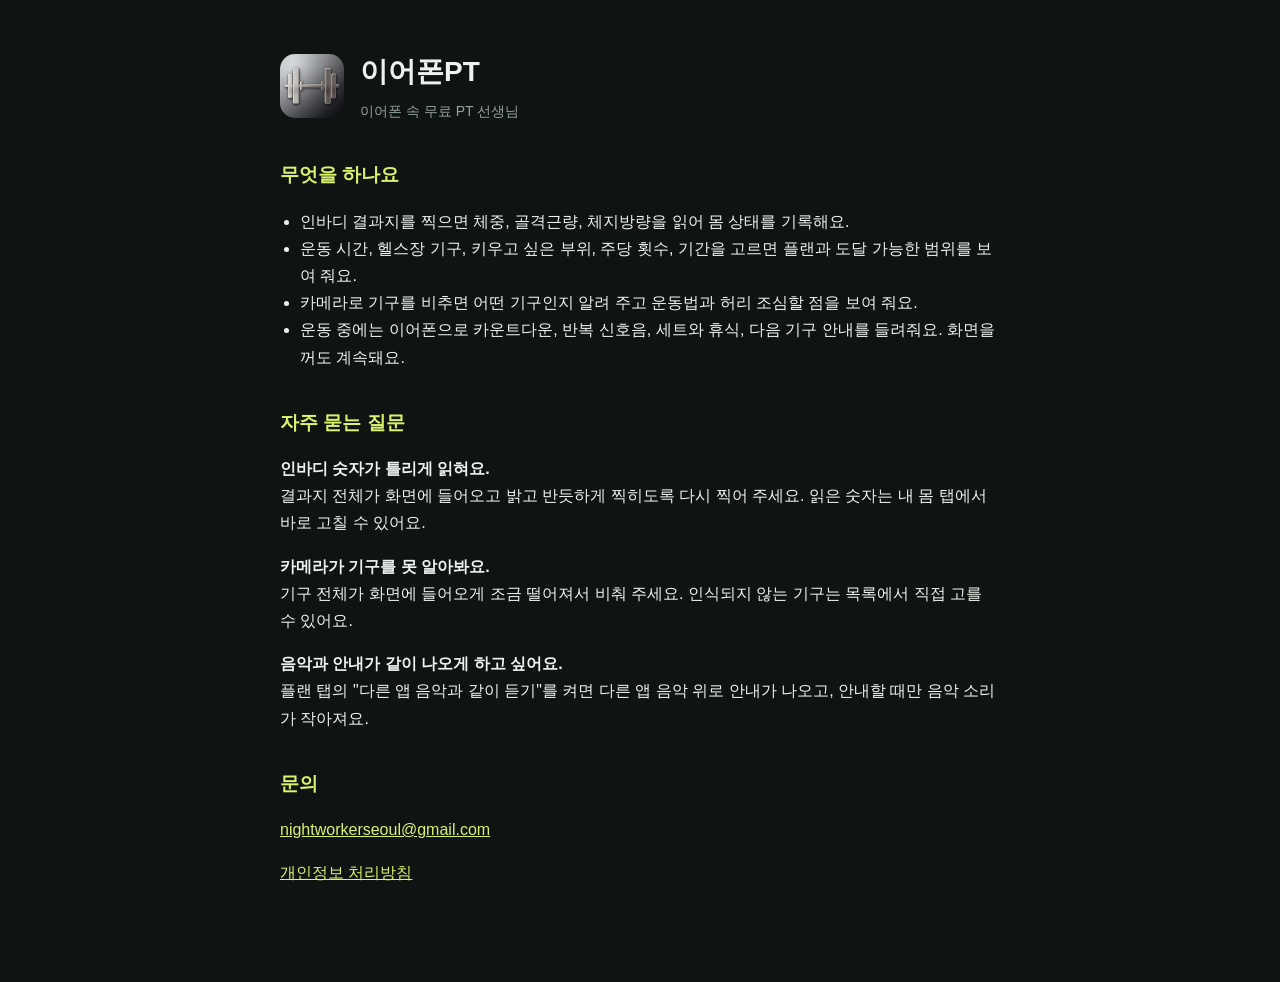
<file: tempo-coach/index.html>
<!doctype html><html lang="ko"><head><meta charset="utf-8"><meta name="viewport" content="width=device-width,initial-scale=1">
<title>이어폰PT 지원</title><link rel="stylesheet" href="style.css"></head><body><main>
<header><img src="icon.png" alt=""><div><h1>이어폰PT</h1><div class="muted">이어폰 속 무료 PT 선생님</div></div></header>

<h2>무엇을 하나요</h2>
<ul>
<li>인바디 결과지를 찍으면 체중, 골격근량, 체지방량을 읽어 몸 상태를 기록해요.</li>
<li>운동 시간, 헬스장 기구, 키우고 싶은 부위, 주당 횟수, 기간을 고르면 플랜과 도달 가능한 범위를 보여 줘요.</li>
<li>카메라로 기구를 비추면 어떤 기구인지 알려 주고 운동법과 허리 조심할 점을 보여 줘요.</li>
<li>운동 중에는 이어폰으로 카운트다운, 반복 신호음, 세트와 휴식, 다음 기구 안내를 들려줘요. 화면을 꺼도 계속돼요.</li>
</ul>

<h2>자주 묻는 질문</h2>
<p><b>인바디 숫자가 틀리게 읽혀요.</b><br>결과지 전체가 화면에 들어오고 밝고 반듯하게 찍히도록 다시 찍어 주세요. 읽은 숫자는 내 몸 탭에서 바로 고칠 수 있어요.</p>
<p><b>카메라가 기구를 못 알아봐요.</b><br>기구 전체가 화면에 들어오게 조금 떨어져서 비춰 주세요. 인식되지 않는 기구는 목록에서 직접 고를 수 있어요.</p>
<p><b>음악과 안내가 같이 나오게 하고 싶어요.</b><br>플랜 탭의 "다른 앱 음악과 같이 듣기"를 켜면 다른 앱 음악 위로 안내가 나오고, 안내할 때만 음악 소리가 작아져요.</p>

<h2>문의</h2>
<p><a href="mailto:nightworkerseoul@gmail.com">nightworkerseoul@gmail.com</a></p>
<p><a href="privacy.html">개인정보 처리방침</a></p>
</main></body></html>
</file>
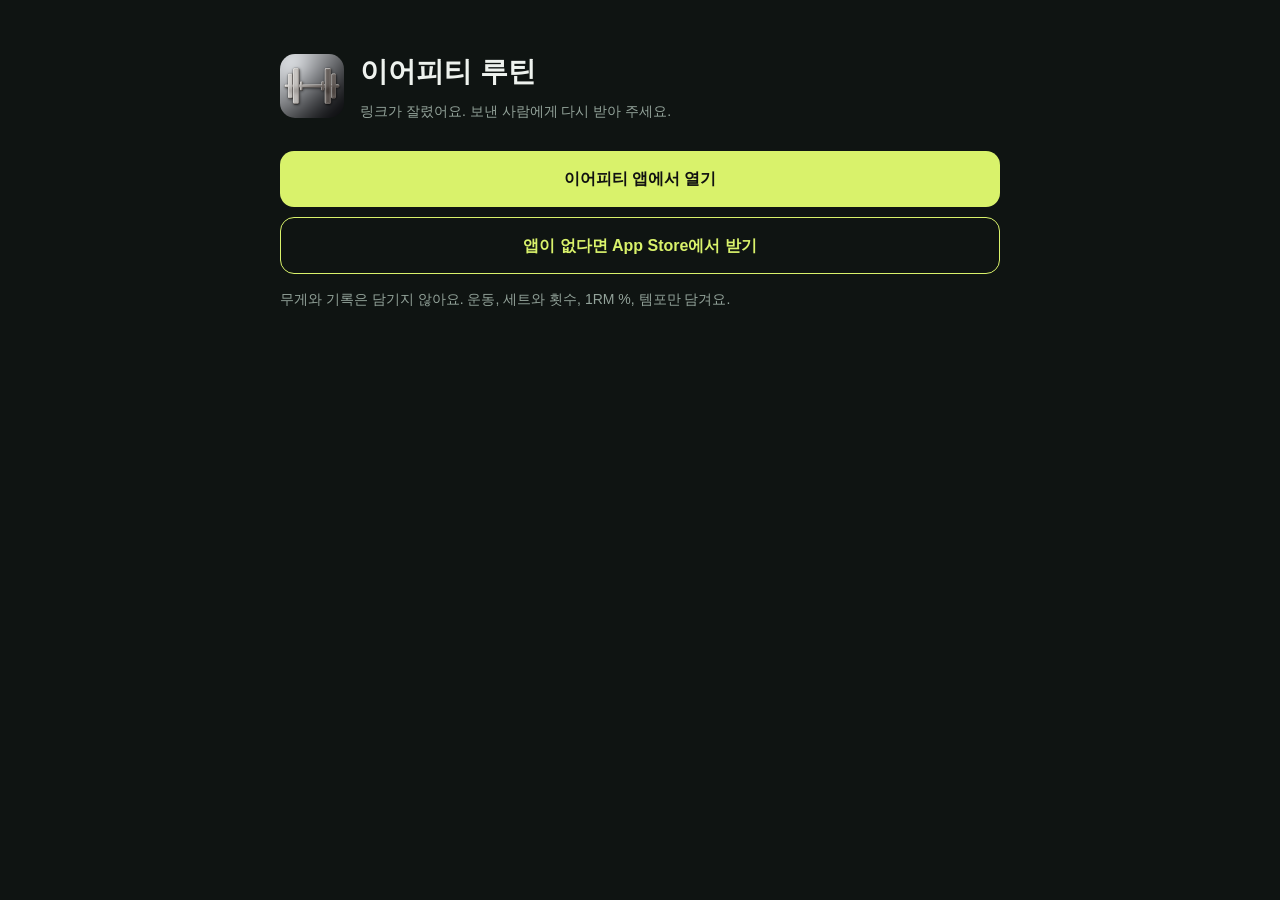
<file: tempo-coach/r/index.html>
<!doctype html><html lang="ko"><head><meta charset="utf-8"><meta name="viewport" content="width=device-width,initial-scale=1">
<title>이어피티 루틴</title><meta property="og:title" content="이어피티 루틴을 받았어요"><meta property="og:description" content="눌러서 이어피티 앱으로 가져가세요.">
<meta property="og:image" content="https://nightworker-seoul.github.io/tempo-coach/icon.png">
<link rel="stylesheet" href="../style.css">
<style>.day{margin:18px 0}.day h3{margin:0 0 6px}.ex{display:flex;justify-content:space-between;padding:3px 0}.btn{display:block;text-align:center;padding:14px;border-radius:14px;margin:10px 0;text-decoration:none;font-weight:700}.primary{background:#d9f26b;color:#111}.ghost{border:1px solid currentColor}</style>
</head><body><main>
<header><img src="../icon.png" alt=""><div><h1 id="name">이어피티 루틴</h1><div class="muted" id="sub">이어폰으로 듣는 헬스 루틴</div></div></header>
<a class="btn primary" id="open" href="#">이어피티 앱에서 열기</a>
<a class="btn ghost" href="https://apps.apple.com/kr/app/id6829674327">앱이 없다면 App Store에서 받기</a>
<div id="days"></div>
<p class="muted">무게와 기록은 담기지 않아요. 운동, 세트와 횟수, 1RM %, 템포만 담겨요.</p>
</main>
<script>
// format: "1" + base64url(raw deflate(JSON)); keep in step with RoutineShare.swift
const NAMES = {"chest-press": "체스트 프레스 머신", "incline-chest-press": "인클라인 체스트 프레스 머신", "pec-deck": "펙덱 플라이 머신", "cable-crossover": "케이블 크로스오버", "bench-press": "벤치프레스", "smith-machine": "스미스 머신", "dip-station": "딥스 스테이션", "lat-pulldown": "랫풀다운", "seated-cable-row": "시티드 케이블 로우", "seated-row": "시티드 로우 머신", "t-bar-row": "티바 로우", "assisted-chin": "어시스트 친업 머신", "pull-up-bar": "풀업 바", "back-extension": "백 익스텐션 머신", "roman-chair": "45도 백 익스텐션", "reverse-fly": "리어 델트 머신", "shoulder-press": "숄더 프레스 머신", "lateral-raise": "래터럴 레이즈 머신", "dumbbell": "덤벨", "biceps-curl": "바이셉스 컬 머신", "preacher-bench": "프리처 컬 벤치", "triceps-extension": "트라이셉스 익스텐션 머신", "seated-dip": "시티드 딥 머신", "cable-station": "케이블 머신", "leg-press": "레그 프레스", "hack-squat": "핵 스쿼트", "pendulum-squat": "펜듈럼 스쿼트", "leg-extension": "레그 익스텐션", "lying-leg-curl": "라잉 레그 컬", "seated-leg-curl": "시티드 레그 컬", "hip-abduction": "힙 어브덕션", "hip-adduction": "힙 어덕션", "glute-drive": "힙 쓰러스트 머신", "standing-calf": "스탠딩 카프 레이즈", "seated-calf": "시티드 카프 레이즈", "power-rack": "파워랙", "barbell": "바벨", "kettlebell": "케틀벨", "ab-crunch": "복근 크런치 머신", "captains-chair": "캡틴스 체어", "decline-bench": "디클라인 벤치", "rotary-torso": "로터리 토르소", "adjustable-bench": "조절식 벤치", "treadmill": "트레드밀", "stair-climber": "천국의 계단", "exercise-bike": "실내 자전거", "elliptical": "일립티컬", "rowing-machine": "로잉 머신", "foam-roller": "폼롤러", "mat": "매트"}; // from Equipment.swift
(async () => {
  const code = location.hash.slice(1);
  const open = document.getElementById('open');
  open.href = 'earpt://routine?d=' + encodeURIComponent(code);
  try {
    if (code[0] !== '1') throw 0;
    let b = code.slice(1).replace(/-/g, '+').replace(/_/g, '/'); while (b.length % 4) b += '=';
    const bytes = Uint8Array.from(atob(b), c => c.charCodeAt(0));
    const text = await new Response(new Blob([bytes]).stream().pipeThrough(new DecompressionStream('deflate-raw'))).text();
    const w = JSON.parse(text);
    const esc = s => String(s).replace(/[&<>"]/g, c => ({'&':'&amp;','<':'&lt;','>':'&gt;','"':'&quot;'}[c]));
    document.getElementById('name').textContent = w.n;
    document.title = w.n + ' · 이어피티';
    document.getElementById('sub').textContent = '주 ' + w.d.length + '회 루틴';
    document.getElementById('days').innerHTML = w.d.map(d =>
      '<div class="day"><h3>' + esc(d.t) + '</h3>' + d.e.map(e =>
        '<div class="ex"><span>' + esc(e.n || NAMES[e.i] || e.i) + '</span><span class="muted">' + (e.r || 6) + '회 × ' + e.s + '세트' + (e.q ? ' · 1RM ' + e.q + '%' : '') + '</span></div>').join('') + '</div>').join('');
  } catch (e) {
    document.getElementById('sub').textContent = '링크가 잘렸어요. 보낸 사람에게 다시 받아 주세요.';
  }
})();
</script></body></html>
</file>
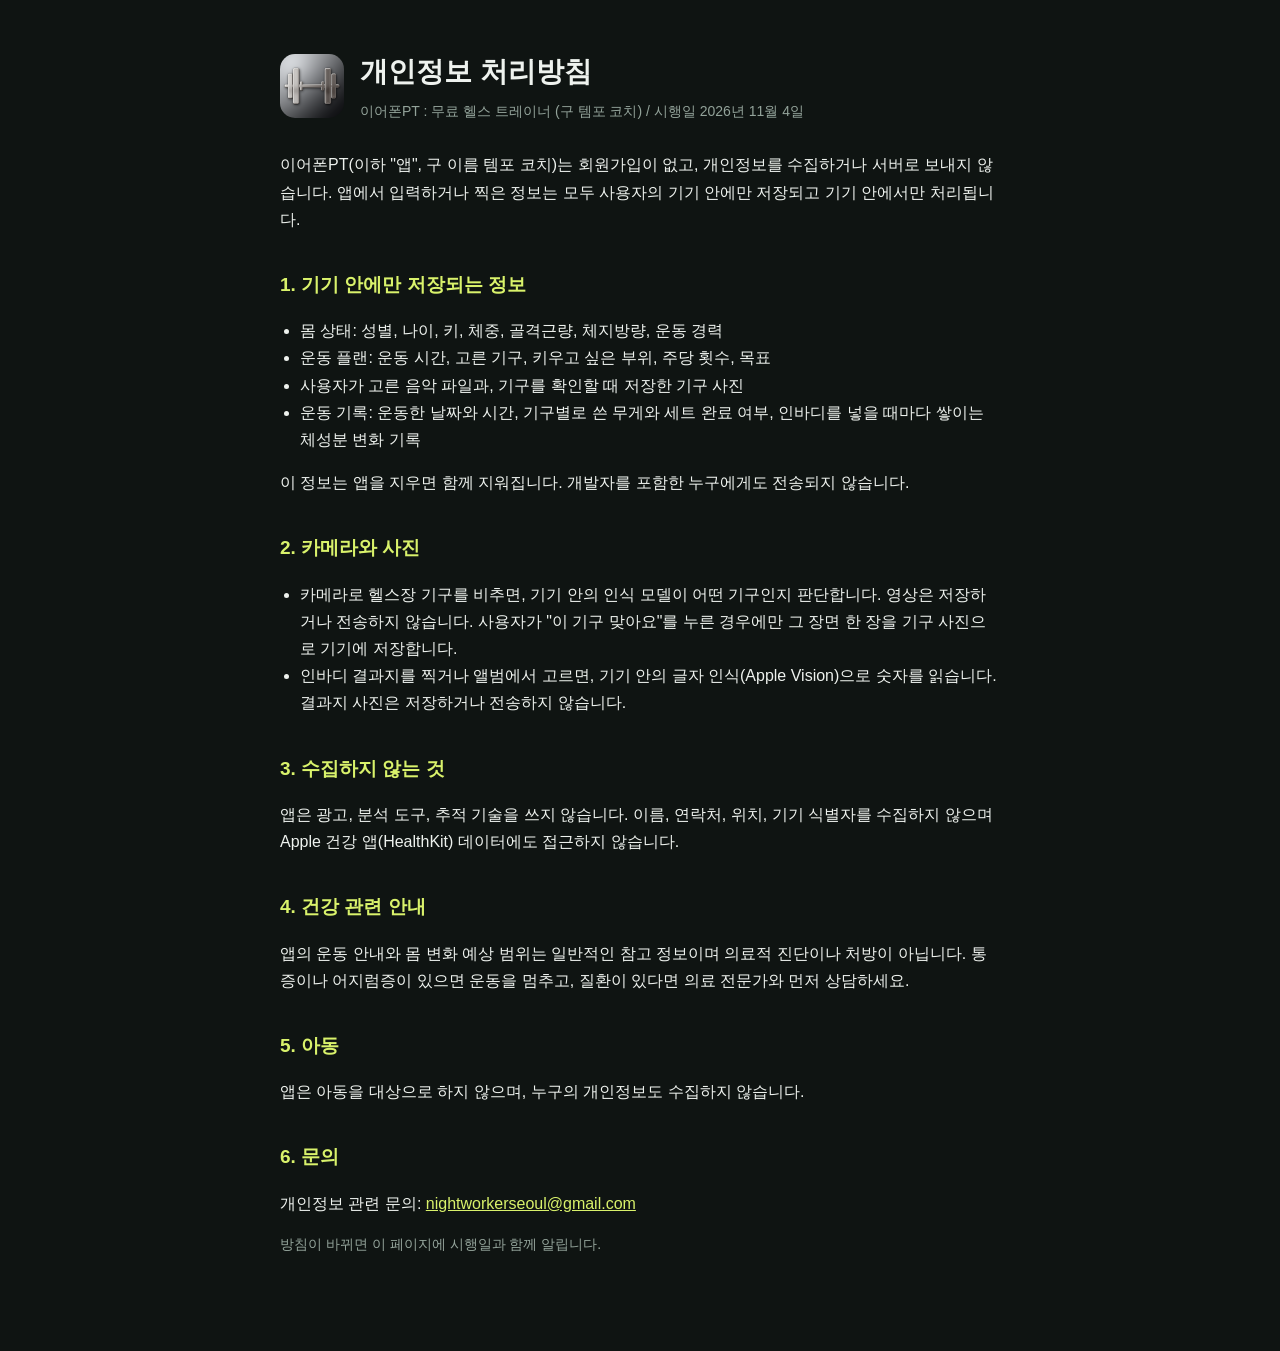
<file: tempo-coach/privacy.html>
<!doctype html><html lang="ko"><head><meta charset="utf-8"><meta name="viewport" content="width=device-width,initial-scale=1">
<title>이어폰PT 개인정보 처리방침</title><link rel="stylesheet" href="style.css"></head><body><main>
<header><img src="icon.png" alt=""><div><h1>개인정보 처리방침</h1><div class="muted">이어폰PT : 무료 헬스 트레이너 (구 템포 코치) / 시행일 2026년 11월 4일</div></div></header>

<p>이어폰PT(이하 "앱", 구 이름 템포 코치)는 회원가입이 없고, 개인정보를 수집하거나 서버로 보내지 않습니다. 앱에서 입력하거나 찍은 정보는 모두 사용자의 기기 안에만 저장되고 기기 안에서만 처리됩니다.</p>

<h2>1. 기기 안에만 저장되는 정보</h2>
<ul>
<li>몸 상태: 성별, 나이, 키, 체중, 골격근량, 체지방량, 운동 경력</li>
<li>운동 플랜: 운동 시간, 고른 기구, 키우고 싶은 부위, 주당 횟수, 목표</li>
<li>사용자가 고른 음악 파일과, 기구를 확인할 때 저장한 기구 사진</li>
<li>운동 기록: 운동한 날짜와 시간, 기구별로 쓴 무게와 세트 완료 여부, 인바디를 넣을 때마다 쌓이는 체성분 변화 기록</li>
</ul>
<p>이 정보는 앱을 지우면 함께 지워집니다. 개발자를 포함한 누구에게도 전송되지 않습니다.</p>

<h2>2. 카메라와 사진</h2>
<ul>
<li>카메라로 헬스장 기구를 비추면, 기기 안의 인식 모델이 어떤 기구인지 판단합니다. 영상은 저장하거나 전송하지 않습니다. 사용자가 "이 기구 맞아요"를 누른 경우에만 그 장면 한 장을 기구 사진으로 기기에 저장합니다.</li>
<li>인바디 결과지를 찍거나 앨범에서 고르면, 기기 안의 글자 인식(Apple Vision)으로 숫자를 읽습니다. 결과지 사진은 저장하거나 전송하지 않습니다.</li>
</ul>

<h2>3. 수집하지 않는 것</h2>
<p>앱은 광고, 분석 도구, 추적 기술을 쓰지 않습니다. 이름, 연락처, 위치, 기기 식별자를 수집하지 않으며 Apple 건강 앱(HealthKit) 데이터에도 접근하지 않습니다.</p>

<h2>4. 건강 관련 안내</h2>
<p>앱의 운동 안내와 몸 변화 예상 범위는 일반적인 참고 정보이며 의료적 진단이나 처방이 아닙니다. 통증이나 어지럼증이 있으면 운동을 멈추고, 질환이 있다면 의료 전문가와 먼저 상담하세요.</p>

<h2>5. 아동</h2>
<p>앱은 아동을 대상으로 하지 않으며, 누구의 개인정보도 수집하지 않습니다.</p>

<h2>6. 문의</h2>
<p>개인정보 관련 문의: <a href="mailto:nightworkerseoul@gmail.com">nightworkerseoul@gmail.com</a></p>
<p class="muted">방침이 바뀌면 이 페이지에 시행일과 함께 알립니다.</p>
</main></body></html>
</file>
<file: tempo-coach/style.css>
body{margin:0;background:#0f1412;color:#eef2ee;font:16px/1.7 -apple-system,BlinkMacSystemFont,"Apple SD Gothic Neo",sans-serif}
main{max-width:720px;margin:0 auto;padding:48px 24px 80px}
h1{font-size:28px;margin:0 0 4px}h2{font-size:19px;margin:36px 0 8px;color:#d9f26b}
.muted{color:#93a39a;font-size:14px}a{color:#d9f26b}
header{display:flex;gap:16px;align-items:center;margin-bottom:28px}header img{width:64px;height:64px;border-radius:15px}
ul{padding-left:20px}
</file>
